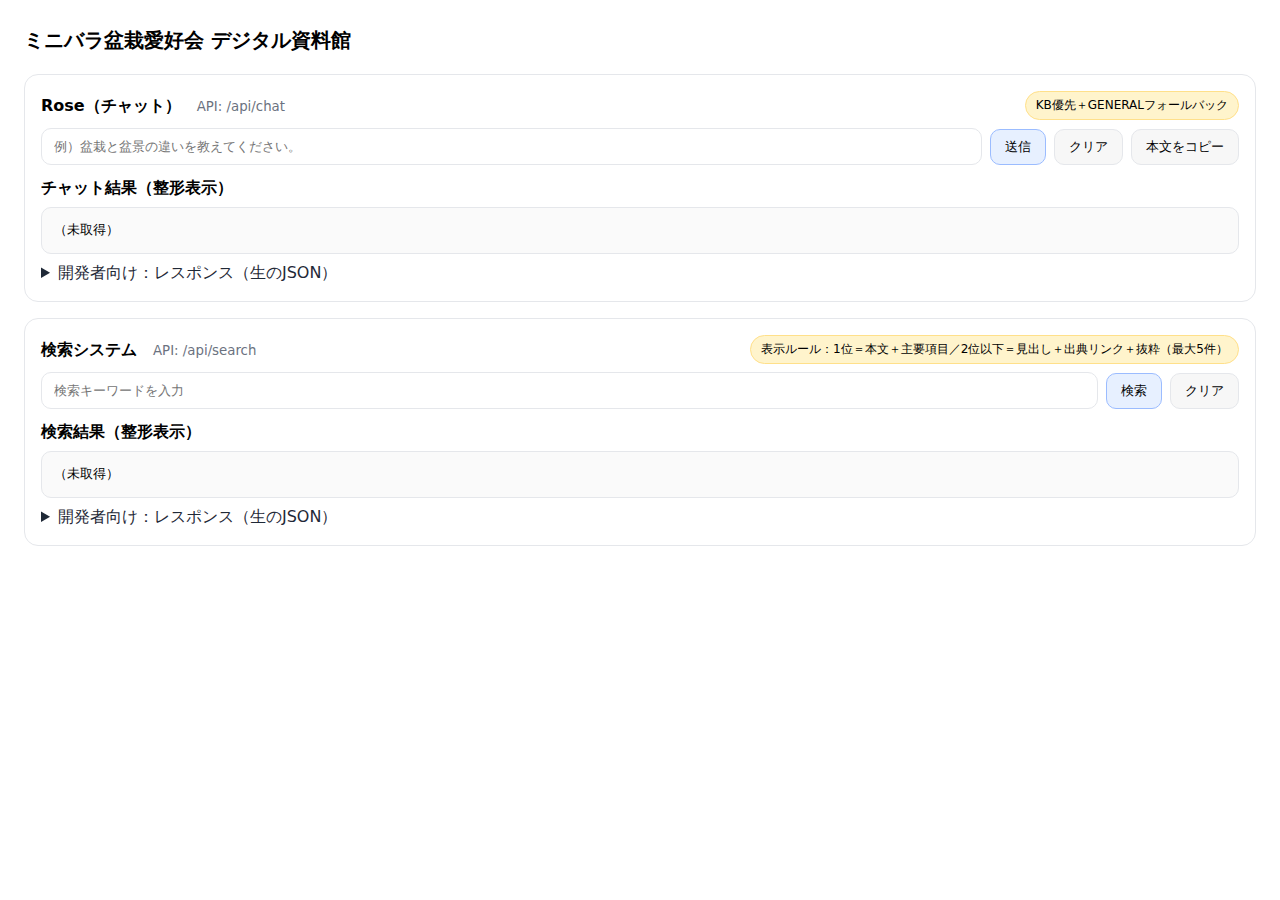
<file: static/index.html>
<!doctype html>
<html lang="ja">
<head>
  <meta charset="utf-8" />
  <meta name="viewport" content="width=device-width,initial-scale=1" />
  <title>ミニバラ盆栽愛好会 デジタル資料館</title>
  <!-- UI_STABLE: 2025-09-14 fix -->
  <style>
    :root{--bd:#e5e7eb;--muted:#6b7280;--pill:#fff4cc;--pillbd:#ffe08a;--card:#ffffff;--bg:#fafafa}
    html,body{background:#fff;margin:0;padding:0}
    body{font-family:system-ui,-apple-system,Segoe UI,Roboto,Helvetica,Arial,"Apple Color Emoji","Segoe UI Emoji";line-height:1.6;padding:24px}
    h1{font-size:20px;margin:0 0 18px}
    .card{background:var(--card);border:1px solid var(--bd);border-radius:14px;padding:16px;margin:16px 0}
    .row{display:flex;gap:8px;align-items:center;flex-wrap:wrap}
    input[type="text"]{flex:1 1 520px;padding:10px 12px;border:1px solid var(--bd);border-radius:10px}
    button{padding:8px 14px;border:1px solid var(--bd);border-radius:10px;background:#f7f7f7;cursor:pointer}
    button.primary{background:#e7f0ff;border-color:#9bbcff}
    .hint{display:inline-block;background:var(--pill);border:1px solid var(--pillbd);border-radius:999px;padding:4px 10px;font-size:12px}
    .label{font-weight:700;margin:10px 0 6px}
    pre{white-space:pre-wrap;word-break:break-word;background:var(--bg);border:1px solid var(--bd);border-radius:10px;padding:12px;margin:6px 0}
    details summary{cursor:pointer;color:#1f2937}
    small{color:var(--muted)}
  </style>
</head>
<body>
  <h1>ミニバラ盆栽愛好会 デジタル資料館</h1>

  <!-- チャット：/api/chat -->
  <div class="card" id="chat-card">
    <div class="row" style="justify-content:space-between">
      <div><b>Rose（チャット）</b>　<small>API: /api/chat</small></div>
      <div class="hint">KB優先＋GENERALフォールバック</div>
    </div>
    <div class="row" style="margin-top:8px">
      <input id="chat-q" type="text" placeholder="例）盆栽と盆景の違いを教えてください。" />
      <button class="primary" id="btn-send">送信</button>
      <button id="btn-clear">クリア</button>
      <button id="btn-copy">本文をコピー</button>
    </div>
    <div class="label">チャット結果（整形表示）</div>
    <pre id="chat-text">（未取得）</pre>
    <details>
      <summary>開発者向け：レスポンス（生のJSON）</summary>
      <pre id="chat-json">（未取得）</pre>
    </details>
  </div>

  <!-- 検索：/api/search（未実装でも壊れない） -->
  <div class="card" id="search-card">
    <div class="row" style="justify-content:space-between">
      <div><b>検索システム</b>　<small>API: /api/search</small></div>
      <div class="hint">表示ルール：1位＝本文＋主要項目／2位以下＝見出し＋出典リンク＋抜粋（最大5件）</div>
    </div>
    <div class="row" style="margin-top:8px">
      <input id="search-q" type="text" placeholder="検索キーワードを入力" />
      <button class="primary" id="btn-search">検索</button>
      <button id="btn-search-clear">クリア</button>
    </div>
    <div class="label">検索結果（整形表示）</div>
    <pre id="search-text">（未取得）</pre>
    <details>
      <summary>開発者向け：レスポンス（生のJSON）</summary>
      <pre id="search-json">（未取得）</pre>
    </details>
  </div>

  <script>
    const $ = (id) => document.getElementById(id);

    // ===== /api/chat =====
    async function callChat(q) {
      const url = `/api/chat?q=${encodeURIComponent(q)}&top_k=5`;
      const res = await fetch(url, { headers: { "Accept": "application/json" } });
      if (!res.ok) {
        const t = await res.text();
        throw new Error(`HTTP ${res.status}: ${t}`);
      }
      return await res.json();
    }

    async function onSend() {
      const qEl = $("chat-q");
      const q = qEl?.value?.trim() || "";
      const pretty = $("chat-text");
      const raw = $("chat-json");
      if (!q) { pretty.textContent="（質問が空です）"; raw.textContent="{}"; return; }
      pretty.textContent = "送信中…";
      raw.textContent = "…";
      try {
        const data = await callChat(q);
        // ★最重要：整形表示へ data.text を必ず出す
        pretty.textContent =
          (data && typeof data.text === "string" && data.text.trim()) ? data.text : "（該当なし）";
        raw.textContent = JSON.stringify(data, null, 2);
      } catch(e) {
        pretty.textContent = `エラー：${e.message}`;
        raw.textContent = "{}";
      }
    }

    function onClear() {
      $("chat-q").value = "";
      $("chat-text").textContent = "（未取得）";
      $("chat-json").textContent = "（未取得）";
    }

    async function onCopy() {
      const t = $("chat-text").textContent || "";
      try { await navigator.clipboard.writeText(t); $("btn-copy").textContent="コピー済み";
            setTimeout(()=>{$("btn-copy").textContent="本文をコピー"},1200); }
      catch { const ta=document.createElement("textarea"); ta.value=t; document.body.appendChild(ta);
              ta.select(); document.execCommand("copy"); document.body.removeChild(ta); }
    }

    $("btn-send").addEventListener("click", onSend);
    $("btn-clear").addEventListener("click", onClear);
    $("btn-copy").addEventListener("click", onCopy);
    $("chat-q").addEventListener("keydown", (e)=>{ if(e.key==="Enter"){ e.preventDefault(); onSend(); } });

    // ===== /api/search =====
    async function callSearch(q) {
      const url = `/api/search?q=${encodeURIComponent(q)}&top_k=5`;
      const res = await fetch(url, { headers: { "Accept": "application/json" } });
      if (res.status === 404) return { __not_impl: true, detail: "Not Found" };
      if (!res.ok) {
        const t = await res.text();
        throw new Error(`HTTP ${res.status}: ${t}`);
      }
      return await res.json();
    }

    async function onSearch() {
      const qEl = $("search-q");
      const q = qEl?.value?.trim() || "";
      const pretty = $("search-text");
      const raw = $("search-json");
      if (!q) { pretty.textContent="（キーワードが空です）"; raw.textContent="{}"; return; }
      pretty.textContent = "検索中…";
      raw.textContent = "…";
      try {
        const data = await callSearch(q);
        if (data.__not_impl) {
          pretty.textContent = "（この環境では /api/search は未対応です）";
          raw.textContent = JSON.stringify({detail:"Not Found"}, null, 2);
          return;
        }
        // 整形表示：1位は本文抜粋、2位以下は見出し＋出典
        let prettyText = "（該当なし）";
        if (Array.isArray(data?.items) && data.items.length) {
          const lines = [];
          data.items.forEach((it, i) => {
            if (i === 0) {
              lines.push(`【1位】${it.title || "(無題)"}`);
              lines.push(`本文抜粋：${(it.content || "").slice(0,200)}`);
              lines.push(`出典：${it.source || it.url || "（不明）"}`);
              lines.push("");
            } else {
              lines.push(`・${it.title || "(無題)"} —— ${it.source || it.url || "（不明）"}`);
            }
          });
          prettyText = lines.join("\n");
        }
        pretty.textContent = prettyText;
        raw.textContent = JSON.stringify(data, null, 2);
      } catch(e) {
        pretty.textContent = `エラー：${e.message}`;
        raw.textContent = "{}";
      }
    }

    function onSearchClear() {
      $("search-q").value = "";
      $("search-text").textContent = "（未取得）";
      $("search-json").textContent = "（未取得）";
    }

    $("btn-search").addEventListener("click", onSearch);
    $("btn-search-clear").addEventListener("click", onSearchClear);
    $("search-q").addEventListener("keydown", (e)=>{ if(e.key==="Enter"){ e.preventDefault(); onSearch(); } });
  </script>
</body>
</html>
</file>
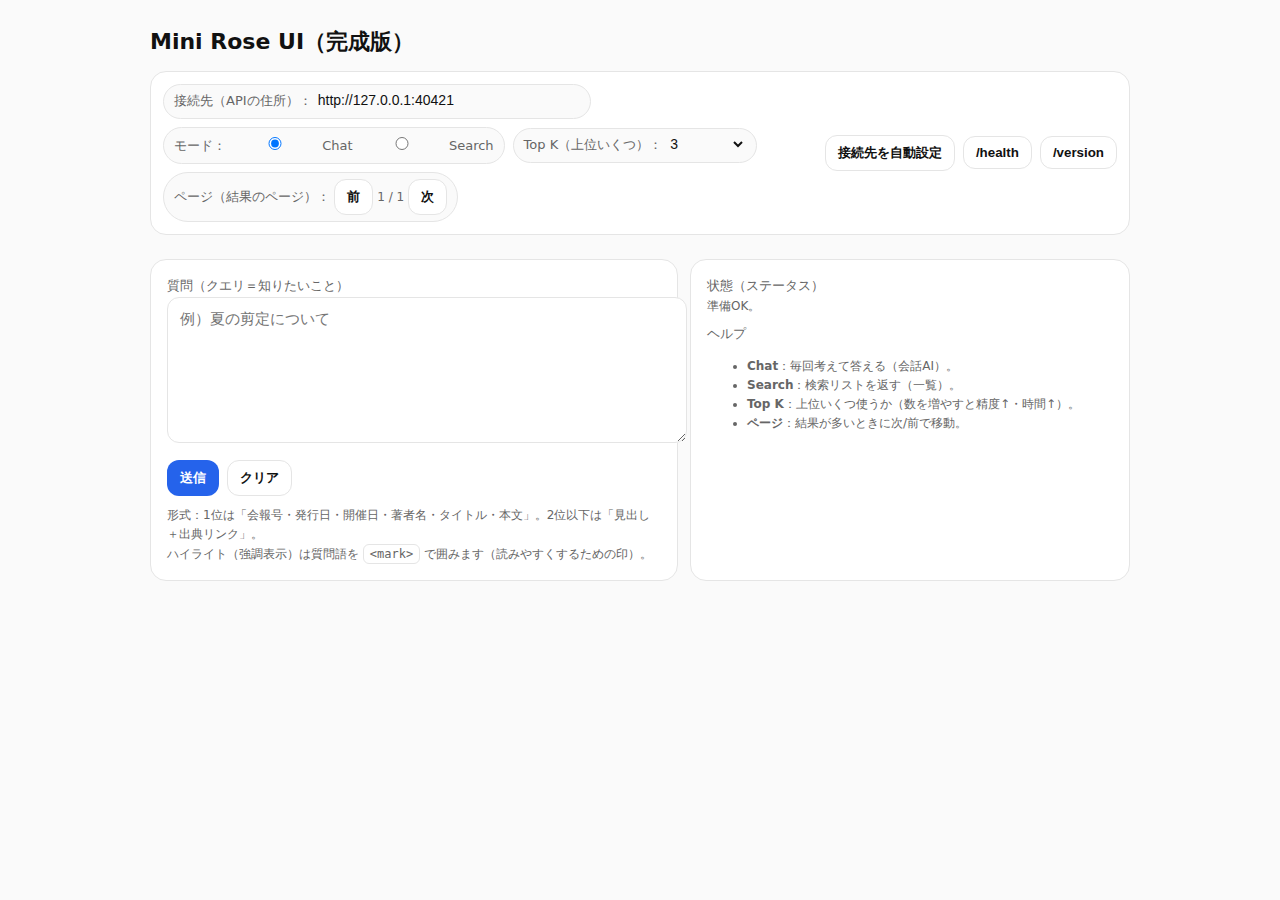
<file: ui.html>
<!doctype html>
<html lang="ja">
<head>
  <meta charset="utf-8" />
  <meta name="viewport" content="width=device-width, initial-scale=1" />
  <title>Mini Rose UI（完成版）</title>
  <style>
    :root {
      --bg: #fafafa;
      --fg: #111;
      --muted: #666;
      --card: #fff;
      --border: #e5e5e5;
      --accent: #2563eb;
    }
    @media (prefers-color-scheme: dark) {
      :root {
        --bg: #0b0b0c;
        --fg: #f4f4f5;
        --muted: #a1a1aa;
        --card: #151518;
        --border: #26262b;
        --accent: #60a5fa;
      }
    }
    html, body {
      background: var(--bg);
      color: var(--fg);
      margin: 0;
      font-family: ui-sans-serif, system-ui, -apple-system, "Segoe UI", Roboto, "Hiragino Kaku Gothic ProN", "Noto Sans JP", "Yu Gothic", "メイリオ", sans-serif;
      line-height: 1.6;
    }
    .wrap { max-width: 980px; margin: 24px auto 80px; padding: 0 16px; }
    h1 { font-size: 22px; margin: 0 0 12px; }
    .toolbar {
      display: grid;
      grid-template-columns: 1fr auto;
      gap: 12px;
      background: var(--card);
      border: 1px solid var(--border);
      border-radius: 16px;
      padding: 12px;
      margin-bottom: 12px;
    }
    .row { display: flex; gap: 8px; flex-wrap: wrap; align-items: center; }
    .pill {
      background: var(--bg);
      border: 1px solid var(--border);
      border-radius: 999px;
      padding: 6px 10px;
      font-size: 13px;
      color: var(--muted);
    }
    .pill input, .pill select {
      background: transparent; border: none; color: var(--fg); outline: none;
      font-size: 14px; min-width: 80px;
    }
    .pill input[type="text"] { min-width: 260px; }
    .btn {
      border: 1px solid var(--border);
      background: var(--card);
      color: var(--fg);
      padding: 8px 12px;
      border-radius: 12px;
      cursor: pointer;
      font-weight: 600;
    }
    .btn.primary {
      background: var(--accent);
      color: white;
      border-color: transparent;
    }
    .card {
      background: var(--card);
      border: 1px solid var(--border);
      border-radius: 16px;
      padding: 16px;
      margin-top: 12px;
    }
    textarea {
      width: 100%;
      min-height: 120px;
      resize: vertical;
      border-radius: 12px;
      border: 1px solid var(--border);
      background: var(--card);
      color: var(--fg);
      padding: 12px;
      font-size: 15px;
    }
    .meta { color: var(--muted); font-size: 13px; }
    .result { border-top: 1px dashed var(--border); padding-top: 12px; margin-top: 12px; }
    .result h3 { margin: 0 0 4px; font-size: 16px; }
    .row-end { display: flex; align-items: center; gap: 8px; justify-content: flex-end; }
    .copy {
      border: 1px dashed var(--border);
      padding: 6px 10px;
      border-radius: 999px;
      font-size: 13px;
      cursor: pointer;
    }
    mark { padding: 0 2px; border-radius: 3px; }
    .small { font-size: 12px; color: var(--muted); }
    .split { display: grid; gap: 12px; }
    @media (min-width: 900px) {
      .split { grid-template-columns: 1.2fr 1fr; }
    }
    .list > .item { border: 1px dashed var(--border); border-radius: 12px; padding: 10px; margin-top: 8px; }
    a { color: var(--accent); text-decoration: none; }
    a:hover { text-decoration: underline; }
    .kbd { font-family: ui-monospace, SFMono-Regular, Menlo, Consolas, monospace; padding: 2px 6px; border: 1px solid var(--border); border-radius: 6px; font-size: 12px; }
  </style>
</head>
<body>
  <div class="wrap">
    <h1>Mini Rose UI（完成版）</h1>
    <div class="toolbar">
      <div class="row">
        <div class="pill">
          接続先（APIの住所）：
          <input id="baseUrl" type="text" />
        </div>
        <div class="pill">
          モード：
          <label><input type="radio" name="mode" value="chat" checked /> Chat</label>
          <label><input type="radio" name="mode" value="search" /> Search</label>
        </div>
        <div class="pill">
          Top K（上位いくつ）： 
          <select id="topK">
            <option>1</option><option selected>3</option><option>5</option><option>10</option>
          </select>
        </div>
        <div class="pill">
          ページ（結果のページ）：
          <button class="btn" id="prevBtn">前</button>
          <span id="pageInfo" class="small">1 / 1</span>
          <button class="btn" id="nextBtn">次</button>
        </div>
      </div>
      <div class="row-end">
        <button class="btn" id="detectBtn">接続先を自動設定</button>
        <button class="btn" id="healthBtn">/health</button>
        <button class="btn" id="versionBtn">/version</button>
      </div>
    </div>

    <div class="split">
      <div class="card">
        <div class="meta">質問（クエリ＝知りたいこと）</div>
        <textarea id="query" placeholder="例）夏の剪定について"></textarea>
        <div style="display:flex; gap:8px; margin-top:10px;">
          <button class="btn primary" id="runBtn">送信</button>
          <button class="btn" id="clearBtn">クリア</button>
        </div>
        <div style="margin-top:10px;" class="small">
          形式：1位は「会報号・発行日・開催日・著者名・タイトル・本文」。2位以下は「見出し＋出典リンク」。<br/>
          ハイライト（強調表示）は質問語を <span class="kbd">&lt;mark&gt;</span> で囲みます（読みやすくするための印）。 
        </div>
      </div>

      <div class="card">
        <div class="meta">状態（ステータス）</div>
        <div id="status" class="small">準備OK。</div>
        <div class="meta" style="margin-top:8px;">ヘルプ</div>
        <ul class="small">
          <li><b>Chat</b>：毎回考えて答える（会話AI）。</li>
          <li><b>Search</b>：検索リストを返す（一覧）。</li>
          <li><b>Top K</b>：上位いくつ使うか（数を増やすと精度↑・時間↑）。</li>
          <li><b>ページ</b>：結果が多いときに次/前で移動。</li>
        </ul>
      </div>
    </div>

    <div class="card" id="outCard" style="display:none;">
      <div style="display:flex; justify-content:space-between; align-items:center;">
        <div class="meta">回答（整形済み）</div>
        <button class="copy" id="copyBtn">本文をコピー（1位）</button>
      </div>
      <div id="topBlock" class="result"></div>
      <div class="result">
        <div class="meta" style="margin-bottom:6px;">2位以下（見出し＋出典）</div>
        <div id="others" class="list"></div>
      </div>
    </div>

    <div class="card" id="rawCard" style="display:none;">
      <div class="meta">生データ（そのまま）</div>
      <pre id="raw" style="white-space:pre-wrap;"></pre>
    </div>

  </div>

  <script>
    // ===== ユーティリティ（便利な道具） =====
    const DEFAULT_RENDER = "https://mini-rose-search.onrender.com";

    function autoBase() {
      try {
        // 同一オリジン（同じ住所）なら相対で叩く
        if (location.origin && location.origin.startsWith("http") && location.protocol.startsWith("http")) {
          return location.origin;
        }
      } catch {}
      return DEFAULT_RENDER;
    }

    function $(id){ return document.getElementById(id); }
    function getMode() {
      const el = document.querySelector('input[name="mode"]:checked');
      return el ? el.value : "chat";
    }
    function tokensFrom(q){
      return (q||"")
        .replace(/[、。・，．,.\n\r\t]/g," ")
        .split(" ")
        .map(s=>s.trim())
        .filter(s=>s.length>=2)
        .slice(0,8);
    }
    function highlight(text, toks){
      if(!text || toks.length===0) return text||"";
      let out = text;
      toks.forEach(t=>{
        const re = new RegExp(t.replace(/[.*+?^${}()|[\]\\]/g, '\\$&'), "gi");
        out = out.replace(re, m=>`<mark>${m}</mark>`);
      });
      return out;
    }
    function safe(v, alt="") { return (v===null||v===undefined) ? alt : v; }

    // ===== 接続先 初期化 =====
    const baseInput = $("baseUrl");
    baseInput.value = autoBase();
    $("detectBtn").onclick = ()=> { baseInput.value = autoBase(); msg(`接続先を ${baseInput.value} に設定しました。`); };

    // ===== 状態表示 =====
    function msg(s){ $("status").textContent = s; }

    // ===== ページング =====
    let page = 1;
    let totalPages = 1;
    $("prevBtn").onclick = ()=>{ if(page>1){ page--; $("pageInfo").textContent = `${page} / ${totalPages}`; } };
    $("nextBtn").onclick = ()=>{ if(page<totalPages){ page++; $("pageInfo").textContent = `${page} / ${totalPages}`; } };

    // ===== ヘルス/バージョン =====
    $("healthBtn").onclick = async ()=>{
      try{
        const r = await fetch(`${baseInput.value}/health`, {credentials:"include"});
        const j = await r.json();
        msg(`/health → ${JSON.stringify(j)}`);
      } catch(e){ msg(`/health エラー：${e}`); }
    };
    $("versionBtn").onclick = async ()=>{
      try{
        const r = await fetch(`${baseInput.value}/version`, {credentials:"include"});
        const j = await r.json();
        msg(`/version → ${JSON.stringify(j)}`);
      } catch(e){ msg(`/version エラー：${e}`); }
    };

    // ===== 実行 =====
    $("clearBtn").onclick = ()=>{
      $("query").value = "";
      $("outCard").style.display = "none";
      $("rawCard").style.display = "none";
      msg("クリアしました。");
    };

    $("runBtn").onclick = async ()=>{
      const q = $("query").value.trim();
      const mode = getMode();
      const topK = parseInt($("topK").value, 10) || 3;
      if(!q){ msg("質問（クエリ）を入れてください。"); return; }

      msg("送信中…");
      $("outCard").style.display = "none";
      $("rawCard").style.display = "none";

      const endpoint = mode === "chat" ? "/api/chat" : "/api/search";
      const url = `${baseInput.value}${endpoint}`;

      // 送信形式を2パターン試行（互換性のため）
      const payloads = mode === "chat"
        ? [{query: q, top_k: topK}, {ask: q, top_k: topK}]
        : [{q: q, top_k: topK}, {query: q, top_k: topK}];

      let data = null;
      let lastErr = null;
      for (const body of payloads) {
        try {
          const r = await fetch(url, {
            method: "POST",
            headers: {"Content-Type": "application/json"},
            body: JSON.stringify(body),
            credentials: "include"
          });
          if (r.ok) { data = await r.json(); break; }
          // POSTがダメならGETを試す
          const qs = new URLSearchParams(Object.entries(body)).toString();
          const r2 = await fetch(`${url}?${qs}`, {credentials:"include"});
          if (r2.ok) { data = await r2.json(); break; }
          lastErr = await r.text();
        } catch(e){ lastErr = e.toString(); }
      }
      if(!data){
        msg(`API呼び出しに失敗しました：${lastErr||"不明"}`);
        return;
      }

      // 表示
      $("raw").textContent = JSON.stringify(data, null, 2);
      $("rawCard").style.display = "block";

      const toks = tokensFrom(q);
      const norm = normalize(mode, data);

      renderTop(norm.top, toks);
      renderOthers(norm.others, toks);

      $("outCard").style.display = "block";
      msg("完了。");

      // コピー
      $("copyBtn").onclick = ()=>{
        const plain = stripHtml(norm.top?.text || "");
        navigator.clipboard.writeText(plain)
          .then(()=> msg("本文をコピーしました。"))
          .catch(()=> msg("コピーに失敗しました。"));
      };
    };

    function stripHtml(html) {
      const tmp = document.createElement("div");
      tmp.innerHTML = html || "";
      return tmp.textContent || tmp.innerText || "";
    }

    // ===== 正規化（形を揃える） =====
    function normalize(mode, data){
      // 期待形：
      // top: { issue, published, held_on, author, title, text, notion_url, source_url }
      // others: [ { title, source_url } ... ]
      const N = { top: null, others: [] };

      // いくつかの候補キーを許容
      const arr =
        data?.answers || data?.results || data?.items || data?.data || data?.hits || [];

      const first =
        arr?.[0] || data?.top || data?.best || null;

      if (first) {
        N.top = {
          issue: first.issue || first.会報号 || first.issue_no || first.number || "",
          published: first.published || first.発行日 || first.date || first.published_at || "",
          held_on: first.held_on || first.開催日 || first.event_date || "",
          author: first.author || first.著者 || first.speaker || "",
          title: first.title || first.タイトル || first.heading || "",
          text: first.text || first.body || first.content || first.本文 || "",
          notion_url: first.notion_url || first.notion || "",
          source_url: first.source_url || first.url || first.link || ""
        };
      }

      // 2位以下
      const rest = (arr || []).slice(1);
      N.others = rest.map(x=>({
        title: x.title || x.タイトル || x.heading || x.issue || x.会報号 || "(タイトル不明)",
        source_url: x.source_url || x.url || x.link || x.notion_url || ""
      }));

      return N;
    }

    function renderTop(top, toks){
      const el = $("topBlock");
      if(!top){
        el.innerHTML = `<div class="small">1位が取得できませんでした。</div>`;
        return;
      }
      const issue = safe(top.issue, "（会報号 不明）");
      const pub = safe(top.published, "（発行日 不明）");
      const held = safe(top.held_on, "（開催日 不明）");
      const author = safe(top.author, "（著者 不明）");
      const title = safe(top.title, "（タイトル 不明）");
      const text = highlight(safe(top.text, ""), toks);

      const notionBtn = top.notion_url
        ? `<a class="btn" href="${top.notion_url}" target="_blank" rel="noopener">Notionを開く</a>`
        : "";

      const srcBtn = top.source_url
        ? `<a class="btn" href="${top.source_url}" target="_blank" rel="noopener">出典リンク</a>`
        : "";

      el.innerHTML = `
        <div class="meta">会報号：<b>${issue}</b>｜発行日：<b>${pub}</b>｜開催日：<b>${held}</b></div>
        <h3>【${author}】${title}</h3>
        <div>${text || "<span class='small'>（本文なし）</span>"}</div>
        <div style="display:flex; gap:8px; margin-top:10px;">${notionBtn}${srcBtn}</div>
      `;
    }

    function renderOthers(items, toks){
      const box = $("others");
      box.innerHTML = "";
      if(!items || items.length===0){
        box.innerHTML = `<div class="small">データなし。</div>`;
        return;
      }
      for (const it of items){
        const title = highlight(safe(it.title, "(タイトル不明)"), toks);
        const link = it.source_url
          ? `<a href="${it.source_url}" target="_blank" rel="noopener">出典</a>`
          : `<span class="small">出典なし</span>`;
        const div = document.createElement("div");
        div.className = "item";
        div.innerHTML = `<div style="display:flex; justify-content:space-between; gap:8px; align-items:center;">
            <div>${title}</div>
            <div>${link}</div>
          </div>`;
        box.appendChild(div);
      }
    }

    // 初期ページ情報
    $("pageInfo").textContent = `${page} / ${totalPages}`;
  </script>
</body>
</html>
</file>
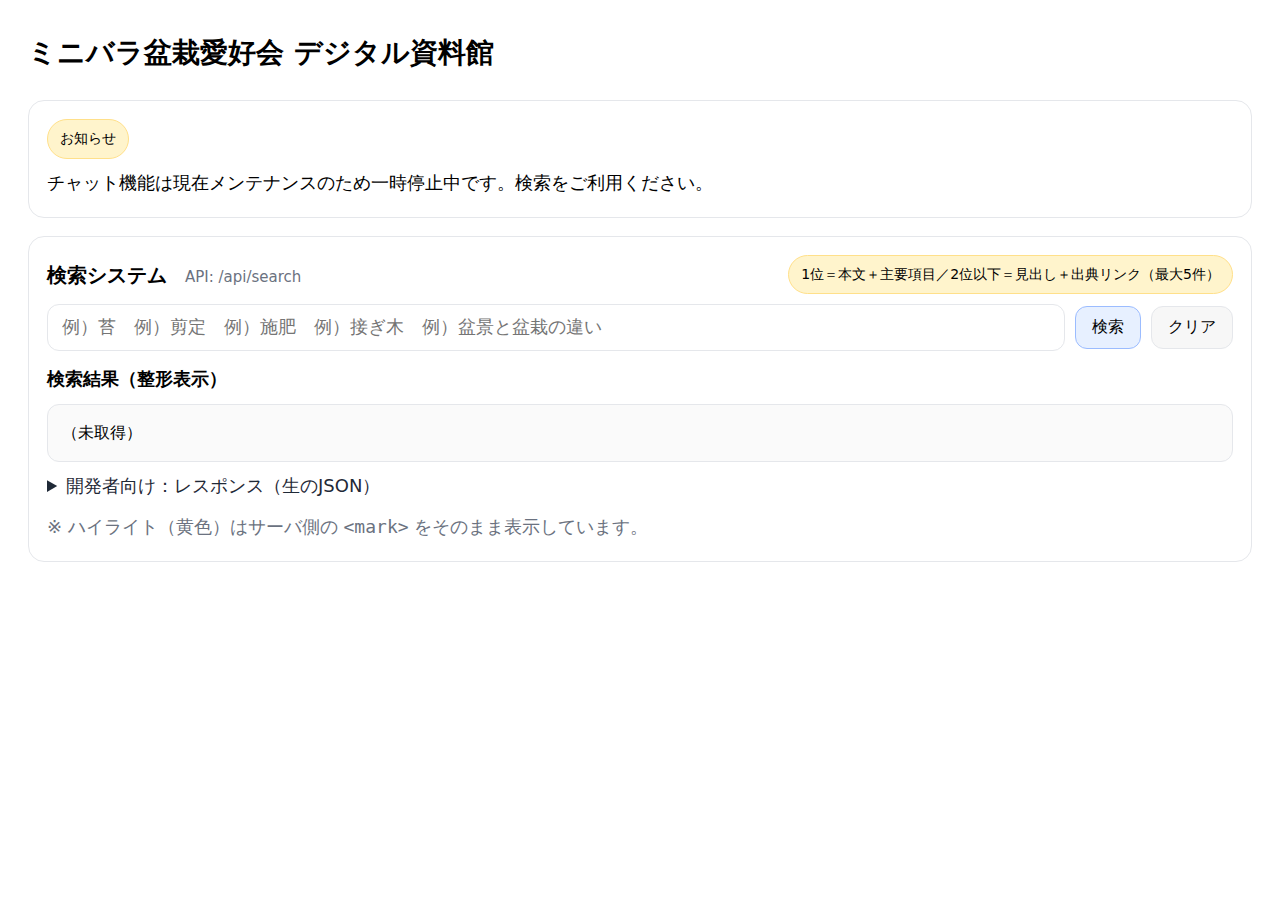
<file: static/ui_2025-12-14.html>
<!doctype html>
<html lang="ja">
<head>
  <meta charset="utf-8" />
  <meta name="viewport" content="width=device-width,initial-scale=1" />
  <title>ミニバラ盆栽愛好会 デジタル資料館</title>
  <style>
    :root{--bd:#e5e7eb;--muted:#6b7280;--pill:#fff4cc;--pillbd:#ffe08a;--card:#ffffff;--bg:#fafafa}
    html,body{background:#fff;margin:0;padding:0}
    html{font-size:18px}
    body{font-family:system-ui,-apple-system,Segoe UI,Roboto,Helvetica,Arial,"Apple Color Emoji","Segoe UI Emoji";line-height:1.8;padding:28px}
    h1{font-size:28px;margin:0 0 22px}
    .card{background:var(--card);border:1px solid var(--bd);border-radius:16px;padding:18px;margin:18px 0}
    .row{display:flex;gap:10px;align-items:center;flex-wrap:wrap}
    input[type="text"]{flex:1 1 520px;padding:12px 14px;border:1px solid var(--bd);border-radius:12px;font-size:18px}
    button{padding:10px 16px;border:1px solid var(--bd);border-radius:12px;background:#f7f7f7;cursor:pointer;font-size:16px}
    button.primary{background:#e7f0ff;border-color:#9bbcff}
    .hint{display:inline-block;background:var(--pill);border:1px solid var(--pillbd);border-radius:999px;padding:6px 12px;font-size:14px}
    .label{font-weight:700;margin:12px 0 8px}
    pre{white-space:pre-wrap;word-break:break-word;background:var(--bg);border:1px solid var(--bd);border-radius:12px;padding:14px;margin:8px 0;font-size:16px}
    details summary{cursor:pointer;color:#1f2937}
    small{color:var(--muted)}
    .muted{color:var(--muted)}
  </style>
</head>
<body>
  <h1>ミニバラ盆栽愛好会 デジタル資料館</h1>

  <!-- チャットは一時停止のお知らせ -->
  <div class="card">
    <div class="hint">お知らせ</div>
    <div style="margin-top:8px">チャット機能は現在メンテナンスのため一時停止中です。検索をご利用ください。</div>
  </div>

  <!-- 検索：/api/search -->
  <div class="card" id="search-card">
    <div class="row" style="justify-content:space-between">
      <div><b style="font-size:20px">検索システム</b>　<small>API: /api/search</small></div>
      <div class="hint">1位＝本文＋主要項目／2位以下＝見出し＋出典リンク（最大5件）</div>
    </div>
    <div class="row" style="margin-top:10px">
      <input id="search-q" type="text" placeholder="例）苔　例）剪定　例）施肥　例）接ぎ木　例）盆景と盆栽の違い" />
      <button class="primary" id="btn-search">検索</button>
      <button id="btn-search-clear">クリア</button>
    </div>
    <div class="label">検索結果（整形表示）</div>
    <pre id="search-text">（未取得）</pre>
    <details>
      <summary>開発者向け：レスポンス（生のJSON）</summary>
      <pre id="search-json">（未取得）</pre>
    </details>
    <div class="muted" style="margin-top:8px">※ ハイライト（黄色）はサーバ側の <code>&lt;mark&gt;</code> をそのまま表示しています。</div>
  </div>

  <script>
    const $ = (id) => document.getElementById(id);
    const sanitize = (s) => (typeof s === "string") ? s : "";
    const asArray = (x) => Array.isArray(x) ? x : [];

    // ===== /api/search =====
    function pick(...cands){ for (const k of cands){ if (k && typeof k==="string") return k; } return ""; }
    function normalizeSearchResponse(data){
      if (!data) return {items:[]};
      let items = [];
      if (Array.isArray(data.items)) items = data.items;
      else if (Array.isArray(data.results)) items = data.results;
      const mapped = items.map(r => {
        const title   = pick(r.title, r.tTitle, r.head, r.heading);
        const content = pick(r.content, r.text, r.body, r.tContent);
        const url     = pick(r.url, r.link);
        const source  = pick(r.source, url);
        return { title, content, url, source, rank: r.rank ?? null };
      });
      return { items: mapped };
    }
    async function callSearch(q) {
      const url = `/api/search?q=${encodeURIComponent(q)}&top_k=5`;
      const res = await fetch(url, { headers: { "Accept": "application/json" } });
      if (res.status === 404) return { __not_impl: true, detail: "Not Found" };
      if (!res.ok) { throw new Error(`HTTP ${res.status}: ${await res.text()}`); }
      return await res.json();
    }
    function linkOrText(url){
      const u = sanitize(url);
      return u ? `<a href="${u}" target="_blank" rel="noopener">${u}</a>` : "（不明）";
    }
    async function onSearch() {
      const q = $("search-q")?.value?.trim() || "";
      if (!q) { $("search-text").textContent="（キーワードが空です）"; $("search-json").textContent="{}"; return; }
      $("search-text").textContent = "検索中…"; $("search-json").textContent = "…";
      try {
        const raw = await callSearch(q);
        if (raw.__not_impl) {
          $("search-text").textContent = "（この環境では /api/search は未対応です）";
          $("search-json").textContent = JSON.stringify({detail:"Not Found"}, null, 2);
          return;
        }
        const data = normalizeSearchResponse(raw);
        const items = asArray(data.items);
        let html = "（該当なし）";
        if (items.length) {
          const lines = [];
          items.forEach((it, i) => {
            const title = sanitize(it.title || "(無題)");
            const content = sanitize(it.content || "");
            const src = linkOrText(it.source || it.url || "");
            if (i === 0) {
              const short = content.length > 900 ? `${content.slice(0,900)} …` : content;
              lines.push(`【1位】 ${title}`);
              lines.push(short ? `本文抜粋：<br>${short}` : "本文抜粋：（なし）");
              lines.push(`出典：${src}`); lines.push("");
            } else {
              lines.push(`・${title} —— ${src}`);
            }
          });
          html = lines.join("\n");
        }
        $("search-text").innerHTML = html;
        $("search-json").textContent = JSON.stringify(raw, null, 2);
      } catch(e) {
        $("search-text").textContent = `エラー：${e.message}`; $("search-json").textContent = "{}";
      }
    }
    function onSearchClear(){ $("search-q").value=""; $("search-text").textContent="（未取得）"; $("search-json").textContent="（未取得）"; }
    $("btn-search").addEventListener("click", onSearch);
    $("btn-search-clear").addEventListener("click", onSearchClear);
    $("search-q").addEventListener("keydown", (e)=>{ if(e.key==="Enter"){ e.preventDefault(); onSearch(); } });
  </script>
</body>
</html>
</file>
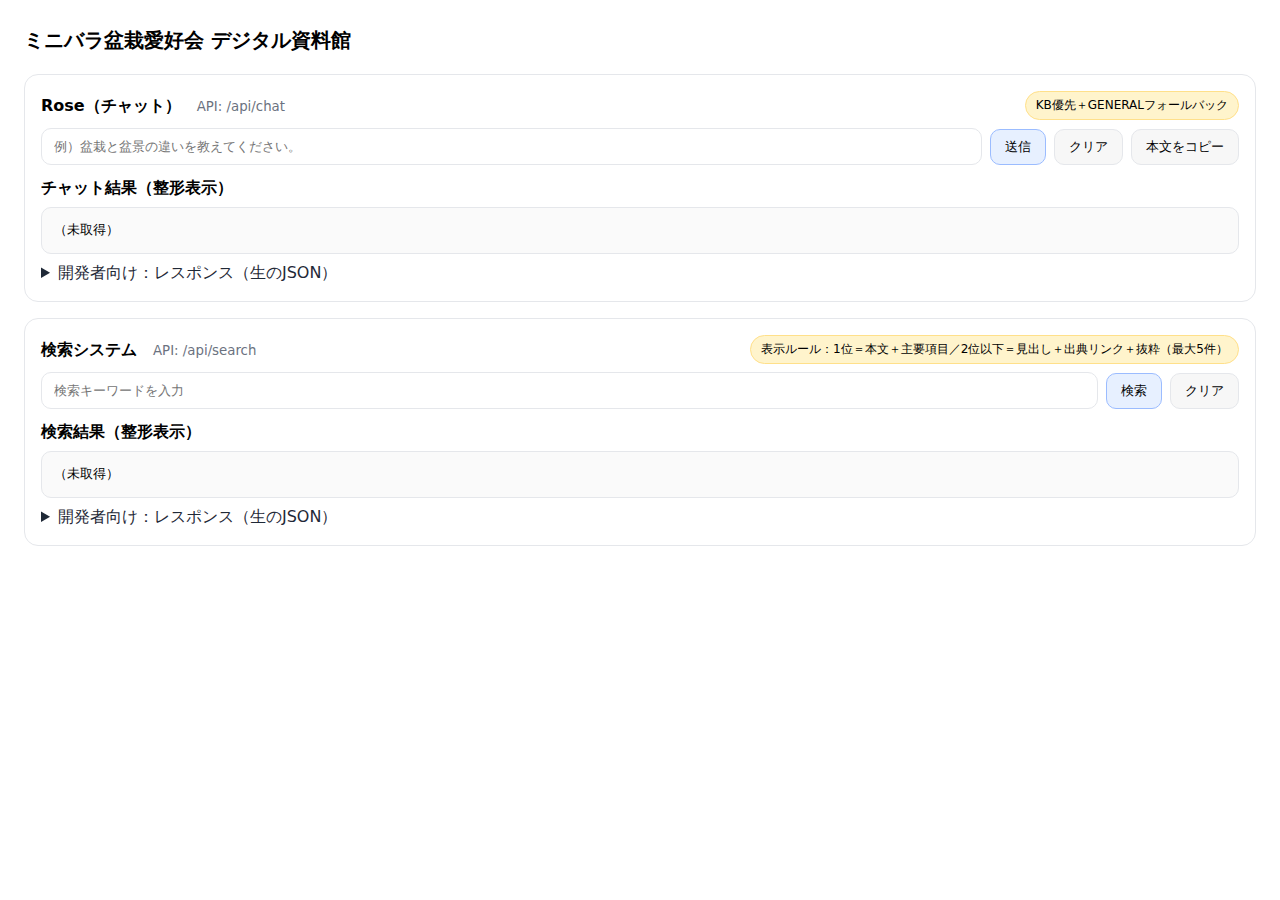
<file: static/ui_2025_09_13.html>
<!doctype html>
<html lang="ja">
<head>
  <meta charset="utf-8" />
  <meta name="viewport" content="width=device-width,initial-scale=1" />
  <title>ミニバラ盆栽愛好会 デジタル資料館</title>
  <style>
    :root{--bd:#e5e7eb;--muted:#6b7280;--pill:#fff4cc;--pillbd:#ffe08a;--card:#ffffff;--bg:#fafafa}
    html,body{background:#fff;margin:0;padding:0}
    body{font-family:system-ui,-apple-system,Segoe UI,Roboto,Helvetica,Arial,"Apple Color Emoji","Segoe UI Emoji";line-height:1.6;padding:24px}
    h1{font-size:20px;margin:0 0 18px}
    .card{background:var(--card);border:1px solid var(--bd);border-radius:14px;padding:16px;margin:16px 0}
    .row{display:flex;gap:8px;align-items:center;flex-wrap:wrap}
    input[type="text"]{flex:1 1 520px;padding:10px 12px;border:1px solid var(--bd);border-radius:10px}
    button{padding:8px 14px;border:1px solid var(--bd);border-radius:10px;background:#f7f7f7;cursor:pointer}
    button.primary{background:#e7f0ff;border-color:#9bbcff}
    .hint{display:inline-block;background:var(--pill);border:1px solid var(--pillbd);border-radius:999px;padding:4px 10px;font-size:12px}
    .label{font-weight:700;margin:10px 0 6px}
    pre{white-space:pre-wrap;word-break:break-word;background:var(--bg);border:1px solid var(--bd);border-radius:10px;padding:12px;margin:6px 0}
    details summary{cursor:pointer;color:#1f2937}
    small{color:var(--muted)}
  </style>
</head>
<body>
  <h1>ミニバラ盆栽愛好会 デジタル資料館</h1>

  <!-- チャット：/api/chat -->
  <div class="card" id="chat-card">
    <div class="row" style="justify-content:space-between">
      <div><b>Rose（チャット）</b>　<small>API: /api/chat</small></div>
      <div class="hint">KB優先＋GENERALフォールバック</div>
    </div>
    <div class="row" style="margin-top:8px">
      <input id="chat-q" type="text" placeholder="例）盆栽と盆景の違いを教えてください。" />
      <button class="primary" id="btn-send">送信</button>
      <button id="btn-clear">クリア</button>
      <button id="btn-copy">本文をコピー</button>
    </div>
    <div class="label">チャット結果（整形表示）</div>
    <pre id="chat-text">（未取得）</pre>
    <details>
      <summary>開発者向け：レスポンス（生のJSON）</summary>
      <pre id="chat-json">（未取得）</pre>
    </details>
  </div>

  <!-- 検索：/api/search（未実装でも壊れない） -->
  <div class="card" id="search-card">
    <div class="row" style="justify-content:space-between">
      <div><b>検索システム</b>　<small>API: /api/search</small></div>
      <div class="hint">表示ルール：1位＝本文＋主要項目／2位以下＝見出し＋出典リンク＋抜粋（最大5件）</div>
    </div>
    <div class="row" style="margin-top:8px">
      <input id="search-q" type="text" placeholder="検索キーワードを入力" />
      <button class="primary" id="btn-search">検索</button>
      <button id="btn-search-clear">クリア</button>
    </div>
    <div class="label">検索結果（整形表示）</div>
    <pre id="search-text">（未取得）</pre>
    <details>
      <summary>開発者向け：レスポンス（生のJSON）</summary>
      <pre id="search-json">（未取得）</pre>
    </details>
  </div>

  <script>
    const $ = (id) => document.getElementById(id);

    // ===== /api/chat =====
    async function callChat(q) {
      const url = `/api/chat?q=${encodeURIComponent(q)}&top_k=5`;
      const res = await fetch(url, { headers: { "Accept": "application/json" } });
      if (!res.ok) {
        const t = await res.text();
        throw new Error(`HTTP ${res.status}: ${t}`);
      }
      return await res.json();
    }

    async function onSend() {
      const q = $("chat-q")?.value?.trim() || "";
      if (!q) { $("chat-text").textContent="（質問が空です）"; $("chat-json").textContent="{}"; return; }
      $("chat-text").textContent = "送信中…";
      $("chat-json").textContent = "…";
      try {
        const data = await callChat(q);
        // ★ 最重要：整形表示へ data.text を必ず出す
        $("chat-text").textContent =
          (data && typeof data.text === "string" && data.text.trim()) ? data.text : "（該当なし）";
        $("chat-json").textContent = JSON.stringify(data, null, 2);
      } catch(e) {
        $("chat-text").textContent = `エラー：${e.message}`;
        $("chat-json").textContent = "{}";
      }
    }

    function onClear() {
      $("chat-q").value = "";
      $("chat-text").textContent = "（未取得）";
      $("chat-json").textContent = "（未取得）";
    }

    async function onCopy() {
      const text = $("chat-text").textContent || "";
      try { await navigator.clipboard.writeText(text); $("btn-copy").textContent="コピー済み";
            setTimeout(()=>{$("btn-copy").textContent="本文をコピー"},1200); }
      catch { const ta=document.createElement("textarea"); ta.value=text; document.body.appendChild(ta);
              ta.select(); document.execCommand("copy"); document.body.removeChild(ta); }
    }

    $("btn-send").addEventListener("click", onSend);
    $("btn-clear").addEventListener("click", onClear);
    $("btn-copy").addEventListener("click", onCopy);
    $("chat-q").addEventListener("keydown", (e)=>{ if(e.key==="Enter"){ e.preventDefault(); onSend(); } });

    // ===== /api/search =====
    async function callSearch(q) {
      const url = `/api/search?q=${encodeURIComponent(q)}&top_k=5`;
      const res = await fetch(url, { headers: { "Accept": "application/json" } });
      if (res.status === 404) return { __not_impl: true, detail: "Not Found" };
      if (!res.ok) {
        const t = await res.text();
        throw new Error(`HTTP ${res.status}: ${t}`);
      }
      return await res.json();
    }

    async function onSearch() {
      const q = $("search-q")?.value?.trim() || "";
      if (!q) { $("search-text").textContent="（キーワードが空です）"; $("search-json").textContent="{}"; return; }
      $("search-text").textContent = "検索中…";
      $("search-json").textContent = "…";
      try {
        const data = await callSearch(q);
        if (data.__not_impl) {
          $("search-text").textContent = "（この環境では /api/search は未対応です）";
          $("search-json").textContent = JSON.stringify({detail:"Not Found"}, null, 2);
          return;
        }
        // 整形表示：1位は本文抜粋、2位以下は見出し＋出典
        let pretty = "（該当なし）";
        if (Array.isArray(data?.items) && data.items.length) {
          const lines = [];
          data.items.forEach((it, i) => {
            if (i === 0) {
              lines.push(`【1位】${it.title || "(無題)"}`);
              lines.push(`本文抜粋：${(it.content || "").slice(0,200)}`);
              lines.push(`出典：${it.source || it.url || "（不明）"}`);
              lines.push("");
            } else {
              lines.push(`・${it.title || "(無題)"} —— ${it.source || it.url || "（不明）"}`);
            }
          });
          pretty = lines.join("\n");
        }
        $("search-text").textContent = pretty;
        $("search-json").textContent = JSON.stringify(data, null, 2);
      } catch(e) {
        $("search-text").textContent = `エラー：${e.message}`;
        $("search-json").textContent = "{}";
      }
    }

    function onSearchClear() {
      $("search-q").value = "";
      $("search-text").textContent = "（未取得）";
      $("search-json").textContent = "（未取得）";
    }

    $("btn-search").addEventListener("click", onSearch);
    $("btn-search-clear").addEventListener("click", onSearchClear);
    $("search-q").addEventListener("keydown", (e)=>{ if(e.key==="Enter"){ e.preventDefault(); onSearch(); } });
  </script>
</body>
</html>
</file>
